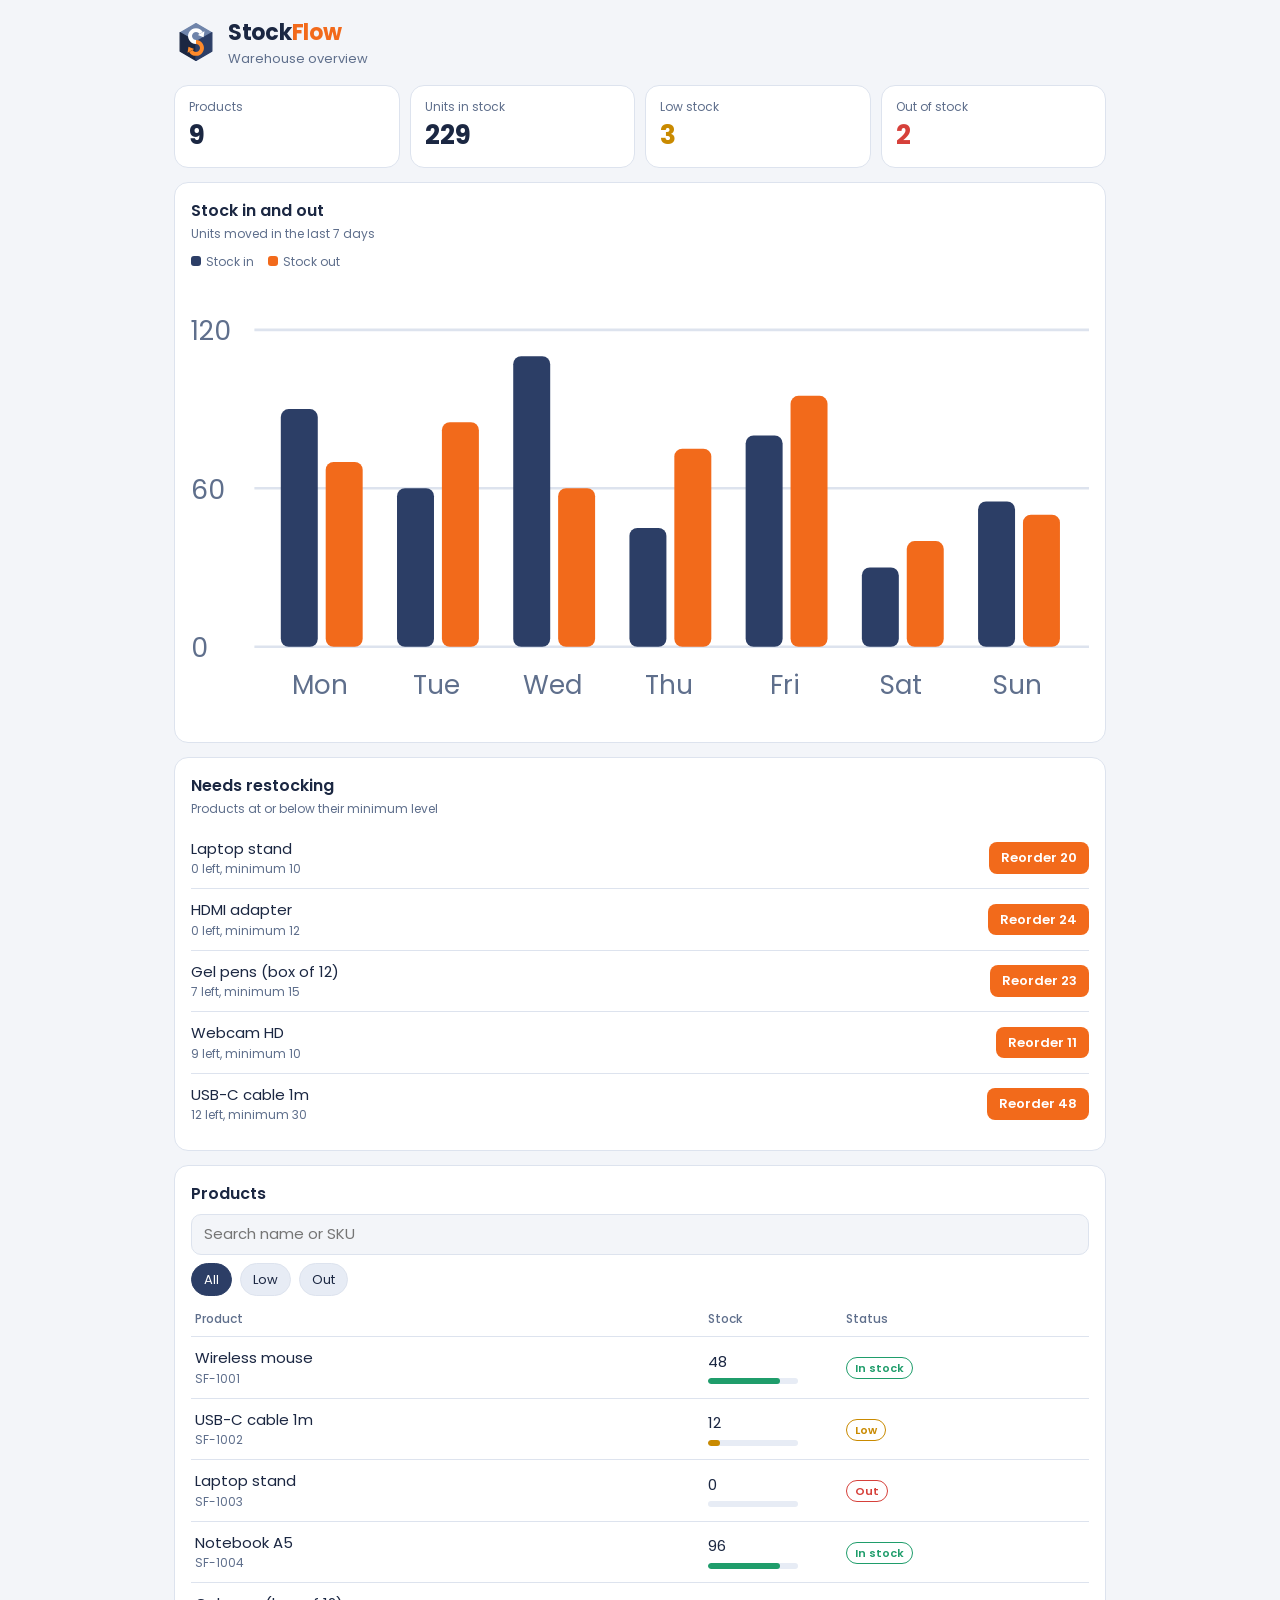
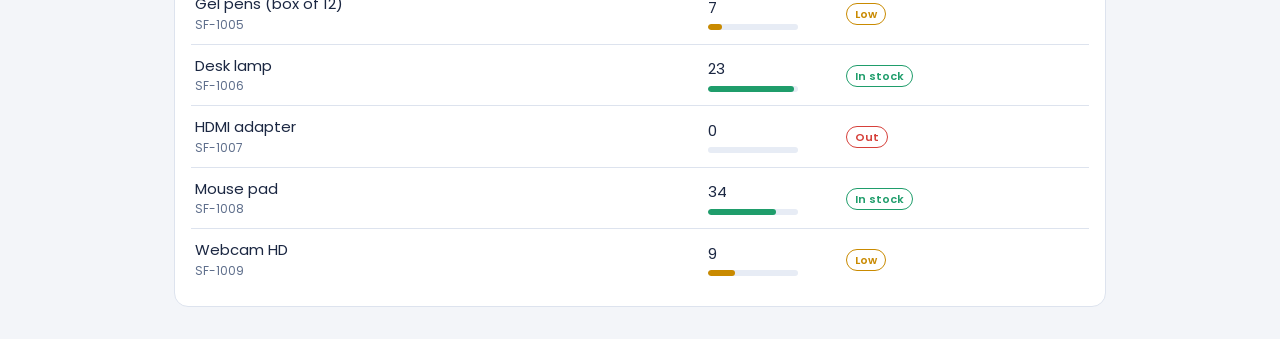
<file: dashboard/index.html>
<!doctype html>
<html lang="en">
<head>
<meta charset="utf-8">
<meta name="viewport" content="width=device-width, initial-scale=1, viewport-fit=cover">
<title>StockFlow Dashboard</title>
<link rel="icon" href="../assets/favicon.ico">
<link rel="apple-touch-icon" href="../assets/apple-touch-icon.png">
<link rel="stylesheet" href="https://fonts.googleapis.com/css2?family=Poppins:wght@400;500;600;700&display=swap">
<style>
:root{--bg:#F3F5F9;--card:#fff;--ink:#1B2742;--mute:#5F6F8C;--line:#DDE3EE;--navy:#2C3E66;--or:#F26A1B;--ok:#1F9D6B;--low:#C98A00;--out:#D6403A;--chip:#E7ECF5;box-sizing:border-box;padding-top:env(safe-area-inset-top,0px);padding-bottom:env(safe-area-inset-bottom,0px)}
@media (prefers-color-scheme:dark){:root:not([data-theme="light"]){--bg:#0F1626;--card:#18233A;--ink:#EEF2FA;--mute:#9FB0CE;--line:#27355A;--navy:#9FB2D4;--chip:#222F4D;--low:#F0B429;--ok:#3DCB94;--out:#FF6B63}}
:root[data-theme="dark"]{--bg:#0F1626;--card:#18233A;--ink:#EEF2FA;--mute:#9FB0CE;--line:#27355A;--navy:#9FB2D4;--chip:#222F4D;--low:#F0B429;--ok:#3DCB94;--out:#FF6B63}
html{scroll-padding-top:env(safe-area-inset-top,0px)}
*{box-sizing:border-box}
body{margin:0;overflow-x:hidden;background:var(--bg);color:var(--ink);font:400 15px/1.5 Poppins,'Segoe UI',Arial,sans-serif}
header{display:flex;align-items:center;gap:12px;padding:16px 16px 4px;max-width:960px;margin:0 auto}
header h1{font-size:22px;margin:0;font-weight:700;letter-spacing:-.3px}
header h1 b{color:var(--or)}
header p{margin:0;color:var(--mute);font-size:13px}
main{max-width:960px;margin:0 auto;padding:12px 14px 32px;display:grid;grid-template-columns:minmax(0,1fr);gap:14px}
.kpis{display:grid;grid-template-columns:repeat(2,1fr);gap:10px}
@media(min-width:700px){.kpis{grid-template-columns:repeat(4,1fr)}}
.kpi{background:var(--card);border:1px solid var(--line);border-radius:14px;padding:12px 14px}
.kpi span{display:block;color:var(--mute);font-size:12px}
.kpi strong{font-size:26px;font-weight:700}
.kpi.warn strong{color:var(--low)} .kpi.bad strong{color:var(--out)}
.card{min-width:0;background:var(--card);border:1px solid var(--line);border-radius:14px;padding:16px}
.card h2{font-size:16px;margin:0 0 2px;font-weight:600}
.sub{color:var(--mute);font-size:12px;margin:0 0 10px}
.legend{display:flex;gap:14px;font-size:12px;color:var(--mute);margin-bottom:6px}
.legend i{display:inline-block;width:10px;height:10px;border-radius:3px;margin-right:5px}
svg.chart{width:100%;height:auto;display:block}
.row{display:flex;align-items:center;justify-content:space-between;gap:10px;padding:10px 0;border-top:1px solid var(--line)}
.row:first-of-type{border-top:0}
.row small{display:block;color:var(--mute);font-size:12px}
button,.chip{font:inherit;cursor:pointer}
.btn{background:var(--or);color:#fff;border:0;border-radius:8px;padding:6px 12px;font-size:13px;font-weight:600;white-space:nowrap}
.btn[disabled]{background:var(--chip);color:var(--mute);cursor:default}
.tools{display:flex;flex-wrap:wrap;gap:8px;margin:8px 0 6px}
.tools input{flex:1 1 100%;min-width:0;font:inherit;padding:8px 12px;border:1px solid var(--line);border-radius:10px;background:var(--bg);color:var(--ink)}
.chip{border:1px solid var(--line);background:var(--chip);color:var(--ink);border-radius:999px;padding:6px 12px;font-size:13px}
.chip[aria-pressed="true"]{background:var(--navy);color:var(--card);border-color:var(--navy)}
.tw{overflow-x:auto}
table{width:100%;border-collapse:collapse;table-layout:auto}
th{font-size:12px;color:var(--mute);font-weight:500;text-align:left;padding:8px 4px}
td{padding:10px 4px;border-top:1px solid var(--line);vertical-align:middle}
td small{display:block;color:var(--mute);font-size:12px}
.bar{height:6px;background:var(--chip);border-radius:4px;width:100%;max-width:90px;margin-top:5px;overflow:hidden}
.bar i{display:block;height:100%;border-radius:4px}
.badge{font-size:11px;font-weight:600;padding:2px 8px;border-radius:999px;border:1px solid currentColor;white-space:nowrap}
.s-ok{color:var(--ok)} .s-low{color:var(--low)} .s-out{color:var(--out)}
.empty{color:var(--mute);padding:12px 0}
button:focus-visible,input:focus-visible{outline:3px solid var(--or);outline-offset:2px}
</style>
</head>
<body>
<header>
  <svg width="40" height="40" viewBox="92 92 840 840" aria-hidden="true">
    <g stroke-linejoin="round" stroke-width="28"><polygon points="512,126 844,318 512,510 180,318" fill="#6F84AA" stroke="#6F84AA"/><polygon points="180,318 512,510 512,898 180,706" fill="#1B2742" stroke="#1B2742"/><polygon points="844,318 844,706 512,898 512,510" fill="#2C3E66" stroke="#2C3E66"/></g>
    <g fill="none" stroke-width="82"><path d="M 620.3 324.5 A 125 125 0 1 0 512 512" stroke="#fff"/><path d="M 512 512 A 125 125 0 1 1 403.7 699.5" stroke="#FF8A2A"/></g>
    <polygon points="689.6,284.5 551,364.5 670.3,411.1" fill="#fff"/><polygon points="334.4,739.5 473,659.5 353.7,612.9" fill="#FF8A2A"/>
  </svg>
  <div><h1>Stock<b>Flow</b></h1><p>Warehouse overview</p></div>
</header>
<main>
  <section class="kpis" aria-label="Summary">
    <div class="kpi"><span>Products</span><strong id="k1"></strong></div>
    <div class="kpi"><span>Units in stock</span><strong id="k2"></strong></div>
    <div class="kpi warn"><span>Low stock</span><strong id="k3"></strong></div>
    <div class="kpi bad"><span>Out of stock</span><strong id="k4"></strong></div>
  </section>

  <section class="card">
    <h2>Stock in and out</h2>
    <p class="sub">Units moved in the last 7 days</p>
    <div class="legend"><span><i style="background:var(--navy)"></i>Stock in</span><span><i style="background:var(--or)"></i>Stock out</span></div>
    <svg id="chart" class="chart" viewBox="0 0 340 170" role="img" aria-label="Bar chart of units received and shipped per day"></svg>
  </section>

  <section class="card">
    <h2>Needs restocking</h2>
    <p class="sub">Products at or below their minimum level</p>
    <div id="alerts"></div>
  </section>

  <section class="card">
    <h2>Products</h2>
    <div class="tools">
      <input id="q" type="search" placeholder="Search name or SKU" aria-label="Search products">
      <button class="chip" data-f="all" aria-pressed="true">All</button>
      <button class="chip" data-f="low" aria-pressed="false">Low</button>
      <button class="chip" data-f="out" aria-pressed="false">Out</button>
    </div>
    <div class="tw"><table><thead><tr><th>Product</th><th>Stock</th><th>Status</th></tr></thead><tbody id="rows"></tbody></table></div>
    <div id="none" class="empty" hidden>No products match. Clear the search or pick All.</div>
  </section>
</main>
<script>
const P=[
["SF-1001","Wireless mouse",48,20],["SF-1002","USB-C cable 1m",12,30],["SF-1003","Laptop stand",0,10],
["SF-1004","Notebook A5",96,40],["SF-1005","Gel pens (box of 12)",7,15],["SF-1006","Desk lamp",23,8],
["SF-1007","HDMI adapter",0,12],["SF-1008","Mouse pad",34,15],["SF-1009","Webcam HD",9,10]
].map(([sku,name,qty,min])=>({sku,name,qty,min}));
const st=p=>p.qty===0?"out":p.qty<=p.min?"low":"ok";
const label={ok:"In stock",low:"Low",out:"Out"};
const $=id=>document.getElementById(id);
let filter="all",done={};

function kpis(){
  $("k1").textContent=P.length;
  $("k2").textContent=P.reduce((a,p)=>a+p.qty,0);
  $("k3").textContent=P.filter(p=>st(p)==="low").length;
  $("k4").textContent=P.filter(p=>st(p)==="out").length;
}
function chart(){
  const d=["Mon","Tue","Wed","Thu","Fri","Sat","Sun"],i=[90,60,110,45,80,30,55],o=[70,85,60,75,95,40,50],m=120,h=120,s=document.getElementById("chart");
  let x="";
  [0,60,120].forEach(v=>{const y=140-v*h/m;x+=`<line x1="24" x2="340" y1="${y}" y2="${y}" stroke="var(--line)"/><text x="0" y="${y+4}" font-size="10" fill="var(--mute)">${v}</text>`});
  d.forEach((n,k)=>{const bx=34+k*44,a=i[k]*h/m,b=o[k]*h/m;
    x+=`<rect x="${bx}" y="${140-a}" width="14" height="${a}" rx="3" fill="var(--navy)"/><rect x="${bx+17}" y="${140-b}" width="14" height="${b}" rx="3" fill="var(--or)"/><text x="${bx+15}" y="158" font-size="10" text-anchor="middle" fill="var(--mute)">${n}</text>`});
  s.innerHTML=x;
}
function alerts(){
  const L=P.filter(p=>st(p)!=="ok").sort((a,b)=>a.qty-b.qty);
  $("alerts").innerHTML=L.length?L.map(p=>{const n=p.min*2-p.qty;
    return `<div class="row"><div>${p.name}<small>${p.qty} left, minimum ${p.min}</small></div><button class="btn" data-r="${p.sku}" ${done[p.sku]?"disabled":""}>${done[p.sku]?"Reordered":"Reorder "+n}</button></div>`}).join(""):'<div class="empty">Nothing to restock. All products are above their minimum.</div>';
}
function table(){
  const q=$("q").value.trim().toLowerCase();
  const L=P.filter(p=>(filter==="all"||st(p)===filter)&&(p.name+p.sku).toLowerCase().includes(q));
  $("rows").innerHTML=L.map(p=>{const s=st(p),w=Math.min(100,p.qty/(p.min*3)*100);
    const c=s==="ok"?"var(--ok)":s==="low"?"var(--low)":"var(--out)";
    return `<tr><td>${p.name}<small>${p.sku}</small></td><td>${p.qty}<div class="bar"><i style="width:${w}%;background:${c}"></i></div></td><td><span class="badge s-${s}">${label[s]}</span></td></tr>`}).join("");
  $("none").hidden=L.length>0;
}
document.addEventListener("click",e=>{
  const r=e.target.closest("[data-r]");
  if(r){done[r.dataset.r]=1;alerts();}
  const c=e.target.closest("[data-f]");
  if(c){filter=c.dataset.f;document.querySelectorAll("[data-f]").forEach(b=>b.setAttribute("aria-pressed",b===c));table();}
});
$("q").addEventListener("input",table);
kpis();chart();alerts();table();
</script>
</body>
</html>
</file>
